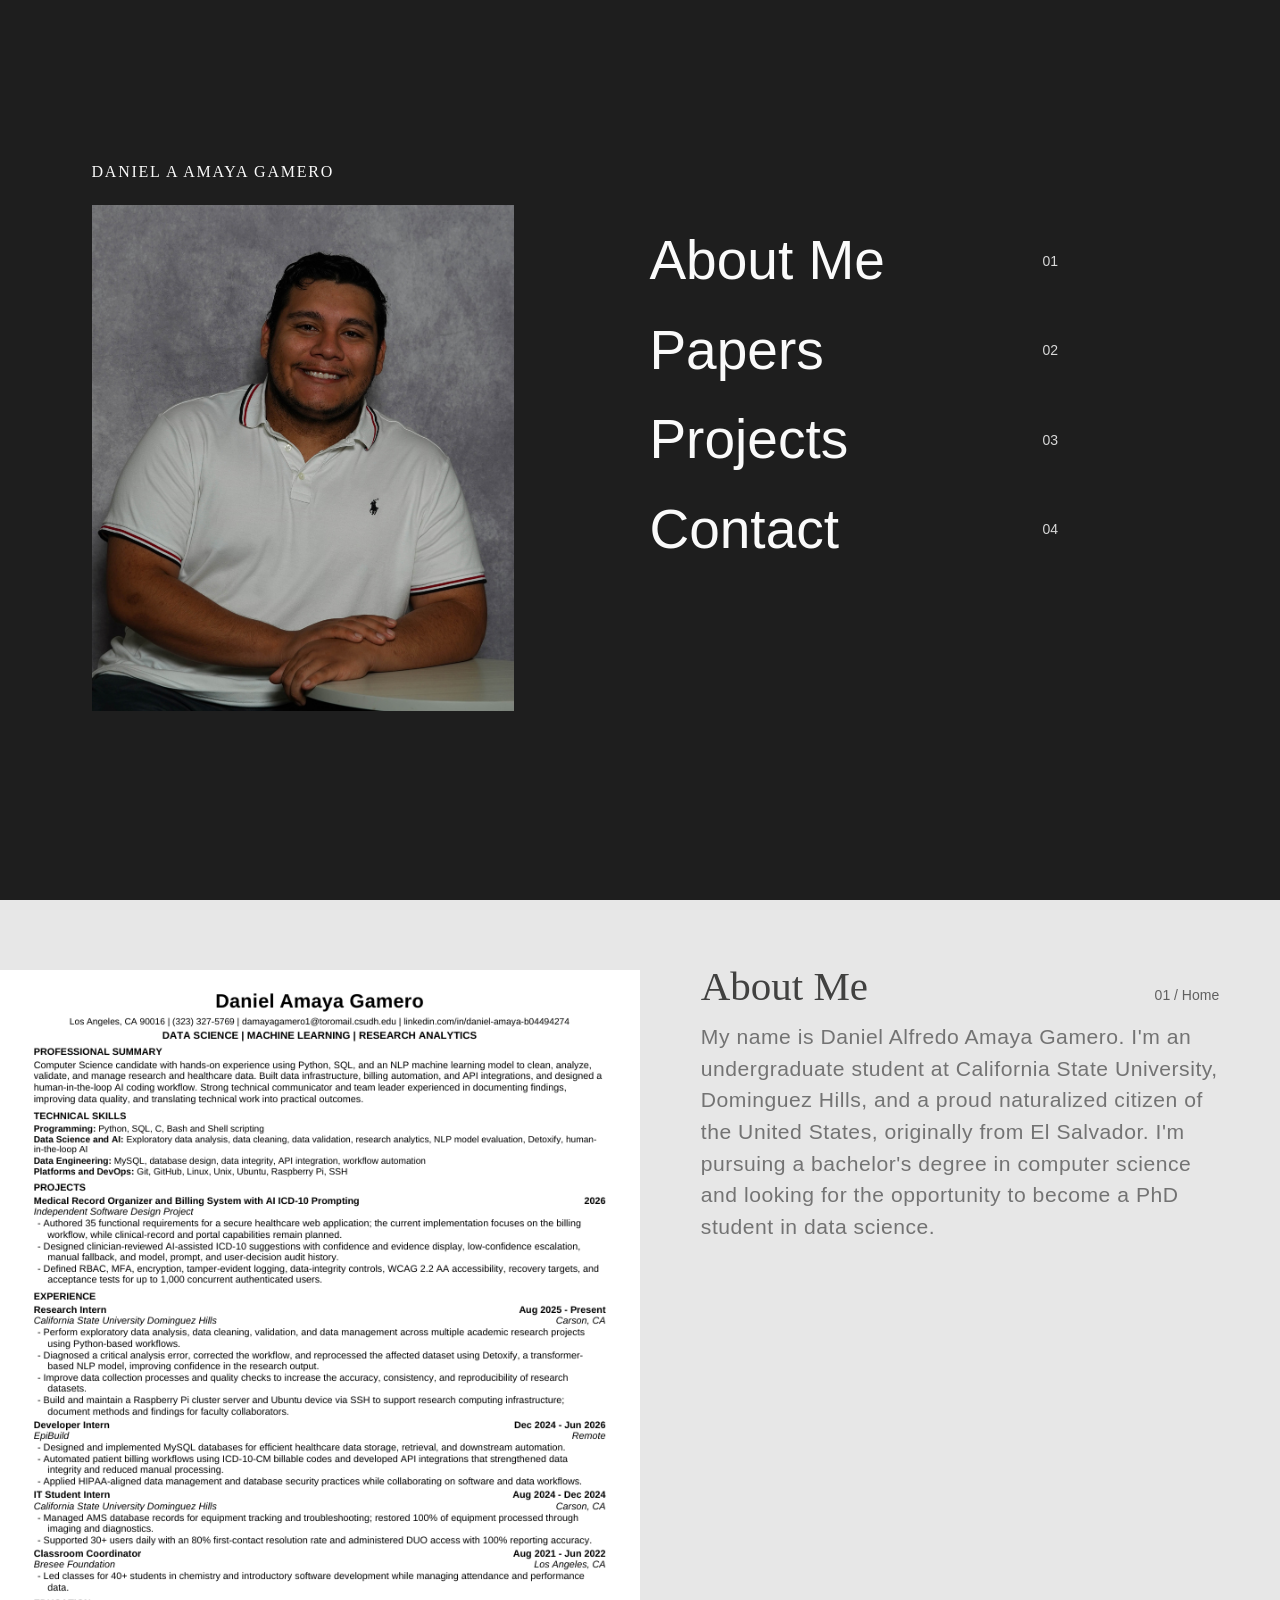
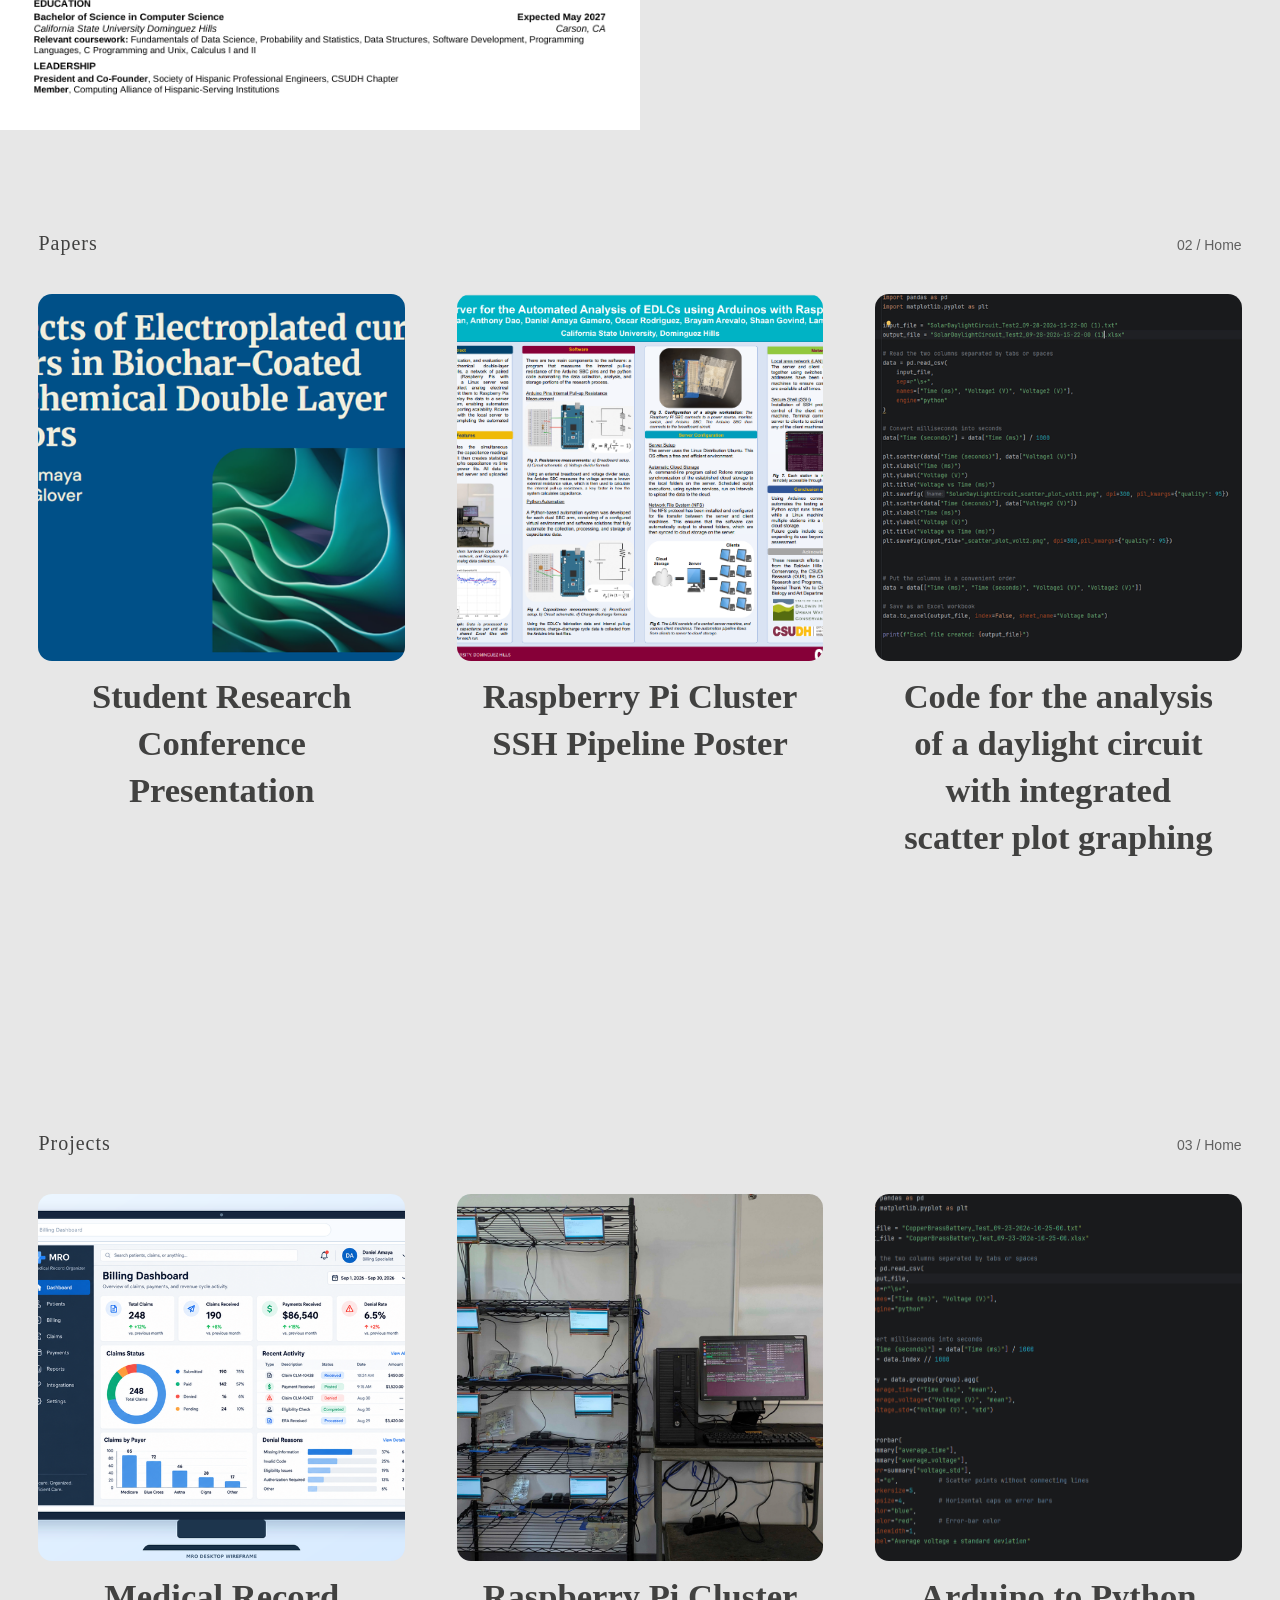
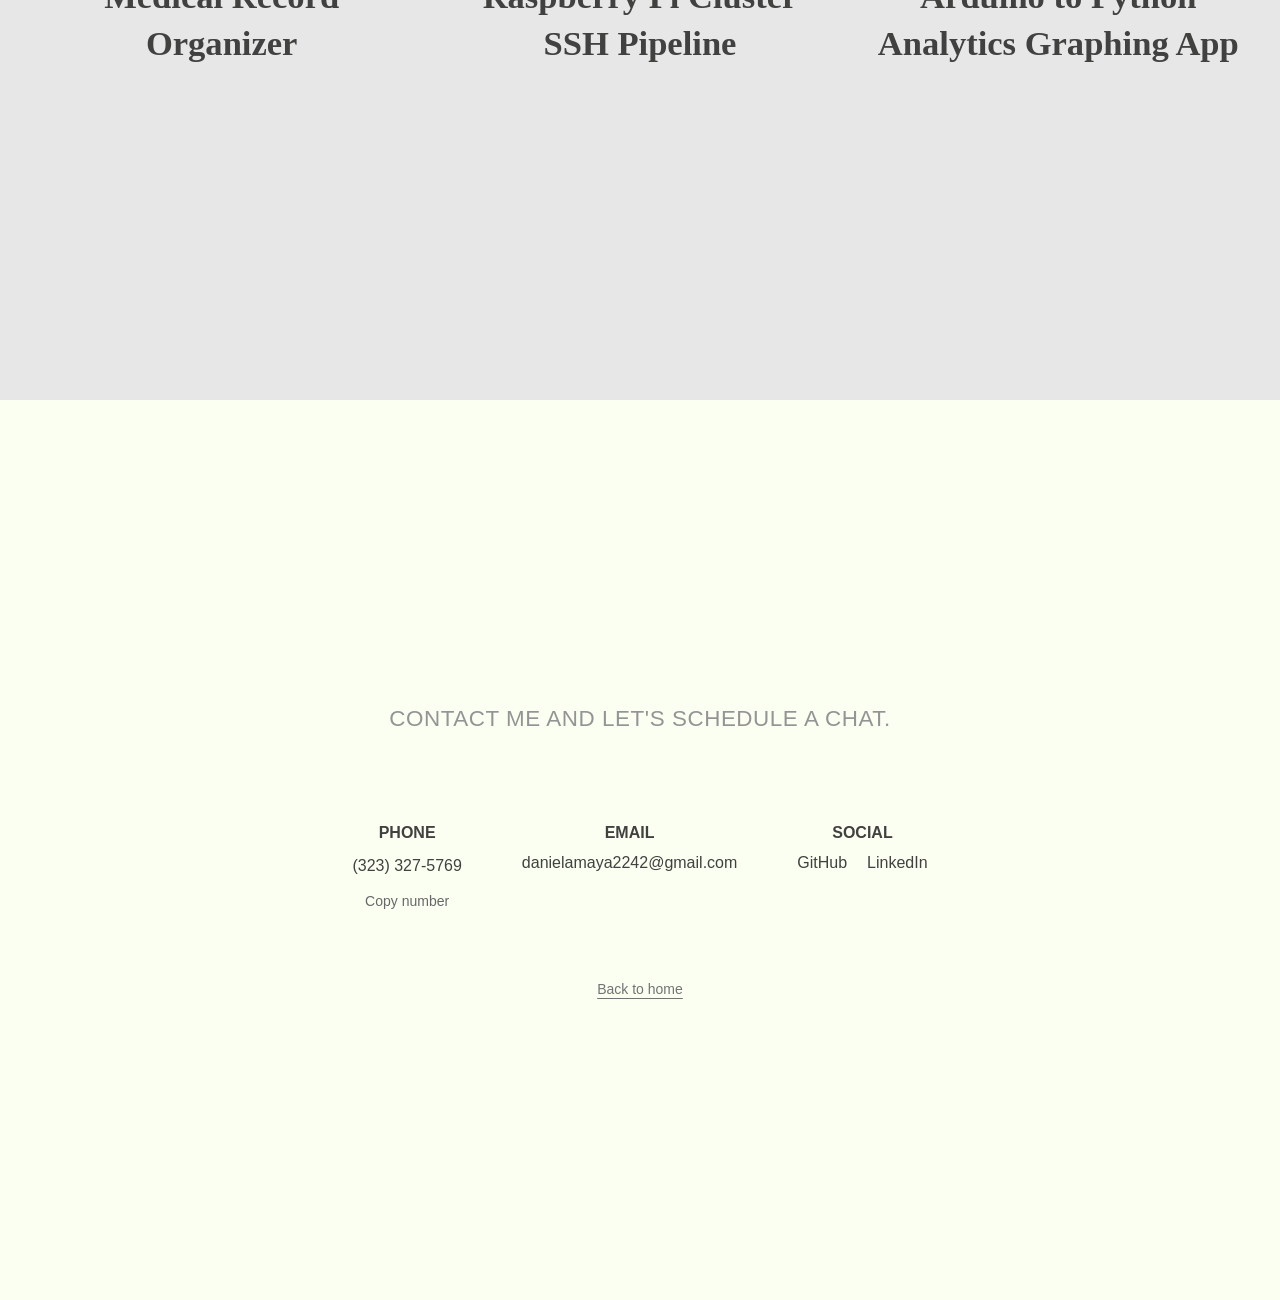
<file: index.html>
<!DOCTYPE html>
<html lang="en">
<head>
<meta charset="UTF-8">
<meta name="viewport" content="width=device-width, initial-scale=1">
<meta name="description" content="Daniel Alfredo Amaya Gamero's portfolio: computer science, research presentations, and software projects.">
<meta name="theme-color" content="#1e1e1e">
<title>Daniel Amaya Gamero | Portfolio</title>
<link rel="icon" type="image/svg+xml" href="data:image/svg+xml,%3Csvg xmlns='http://www.w3.org/2000/svg' viewBox='0 0 32 32'%3E%3Crect width='32' height='32' fill='%231e1e1e'/%3E%3Ctext x='16' y='22' text-anchor='middle' fill='white' font-family='Georgia' font-size='18'%3ED%3C/text%3E%3C/svg%3E">
<link rel="stylesheet" href="styles.css">
<script src="script.js" defer></script>
<script src="phone-contact.js" defer></script>
</head>
<body>
<a class="skip-link" href="#about">Skip to content</a>
<main>
<section class="home" id="home" aria-label="Portfolio home">
<div class="home-inner">
<div class="portrait-column"><h1>DANIEL A AMAYA GAMERO</h1><img class="portrait" src="assets/portrait.jpeg" alt="Daniel Amaya Gamero seated for a portrait" fetchpriority="high"></div>
<nav class="main-nav" aria-label="Main navigation">
<a href="#about"><span>About Me</span><small>01</small></a>
<a href="#papers"><span>Papers</span><small>02</small></a>
<a href="#projects"><span>Projects</span><small>03</small></a>
<a href="#contact"><span>Contact</span><small>04</small></a>
</nav>
</div>
</section>
<section class="about" id="about" aria-labelledby="about-title">
<button class="resume-image image-link" data-image="assets/resume.png" data-title="Daniel Amaya Gamero — Résumé" aria-label="View Daniel's résumé at full size"><img src="assets/resume.png" alt="Daniel Amaya Gamero's résumé" loading="lazy"></button>
<div class="about-copy"><div class="section-heading"><h2 id="about-title">About Me</h2><a href="#home" aria-label="Back to home">01 / Home</a></div>
<p>My name is Daniel Alfredo Amaya Gamero. I'm an undergraduate student at California State University, Dominguez Hills, and a proud naturalized citizen of the United States, originally from El Salvador. I'm pursuing a bachelor's degree in computer science and looking for the opportunity to become a PhD student in data science.</p>
</div>
</section>
<section class="gallery" id="papers" aria-labelledby="papers-title">
<div class="section-heading gallery-heading"><h2 id="papers-title">Papers</h2><a href="#home" aria-label="Back to home">02 / Home</a></div>
<div class="card-grid">
<article><button class="image-link" data-image="assets/research-presentation.png" data-title="Student Research Conference Presentation" aria-label="View Student Research Conference Presentation"><img src="assets/research-presentation.png" alt="Research conference presentation about electroplated copper and biochar-coated electrochemical double-layer capacitors" loading="lazy"></button><h3>Student Research<br>Conference<br>Presentation</h3></article>
<article><a class="image-link project-page-link" href="raspberry-pi-pipeline.html" aria-label="Explore Raspberry Pi Cluster SSH Pipeline Poster"><img src="assets/cluster-poster.png" alt="Research poster showing automated analysis with Arduinos and Raspberry Pi" loading="lazy"></a><h3>Raspberry Pi Cluster<br>SSH Pipeline Poster</h3></article>
<article><button class="image-link" data-image="assets/analysis-code.png" data-title="Daylight Circuit Analysis" aria-label="View daylight circuit analysis code"><img src="assets/analysis-code.png" alt="Python code for circuit analysis and scatter plots" loading="lazy"></button><h3>Code for the analysis<br>of a daylight circuit<br>with integrated<br>scatter plot graphing</h3></article>
</div>
</section>
<section class="gallery" id="projects" aria-labelledby="projects-title">
<div class="section-heading gallery-heading"><h2 id="projects-title">Projects</h2><a href="#home" aria-label="Back to home">03 / Home</a></div>
<div class="card-grid">
<article><a class="image-link project-page-link" href="medical-record-organizer.html" aria-label="Explore Medical Record Organizer"><img src="assets/medical-record-organizer.png" alt="Medical Record Organizer billing dashboard" loading="lazy"></a><h3>Medical Record<br>Organizer</h3></article>
<article><a class="image-link project-page-link" href="raspberry-pi-pipeline.html" aria-label="Explore Raspberry Pi Cluster SSH Pipeline"><img src="assets/raspberry-pi-cluster.jpeg" alt="Raspberry Pi cluster and monitoring workstation" loading="lazy"></a><h3>Raspberry Pi Cluster<br>SSH Pipeline</h3></article>
<article><a class="image-link project-page-link" href="arduino-python-analytics.html" aria-label="Explore Arduino to Python Analytics Graphing App"><img src="assets/arduino-python-analytics.png" alt="Python code that averages battery voltage measurements and plots standard deviation error bars" loading="lazy"></a><h3>Arduino to Python<br>Analytics Graphing App</h3></article>
</div>
</section>
<section class="contact" id="contact" aria-labelledby="contact-title">
<div class="contact-inner"><h2 id="contact-title">CONTACT ME AND LET'S SCHEDULE A CHAT.</h2>
<div class="contact-grid"><div><h3>PHONE</h3><a id="phone-contact" href="assets/daniel-amaya-gamero.vcf" aria-label="Save Daniel Amaya Gamero to contacts">(323) 327-5769</a><p id="phone-action-status" class="phone-action-status" role="status" aria-live="polite">Save contact</p></div><div><h3>EMAIL</h3><a href="mailto:danielamaya2242@gmail.com">danielamaya2242@gmail.com</a></div><div><h3>SOCIAL</h3><div class="social-links"><a href="https://github.com/damayagamero1" target="_blank" rel="noopener noreferrer" aria-label="Daniel on GitHub (opens in a new tab)">GitHub</a><a href="https://www.linkedin.com/in/daniel-amaya-b04494274/" target="_blank" rel="noopener noreferrer" aria-label="Daniel on LinkedIn (opens in a new tab)">LinkedIn</a></div></div></div>
<a class="back-home" href="#home">Back to home</a>
</div>
</section>
</main>
<dialog id="image-viewer" aria-labelledby="viewer-title"><div class="viewer-toolbar"><h2 id="viewer-title"></h2><button id="close-viewer" aria-label="Close image viewer">Close <span aria-hidden="true">×</span></button></div><div class="viewer-body"><img id="viewer-image" alt=""></div><a id="open-image" target="_blank" rel="noopener">Open full-size image</a></dialog>
</body>
</html>
</file>
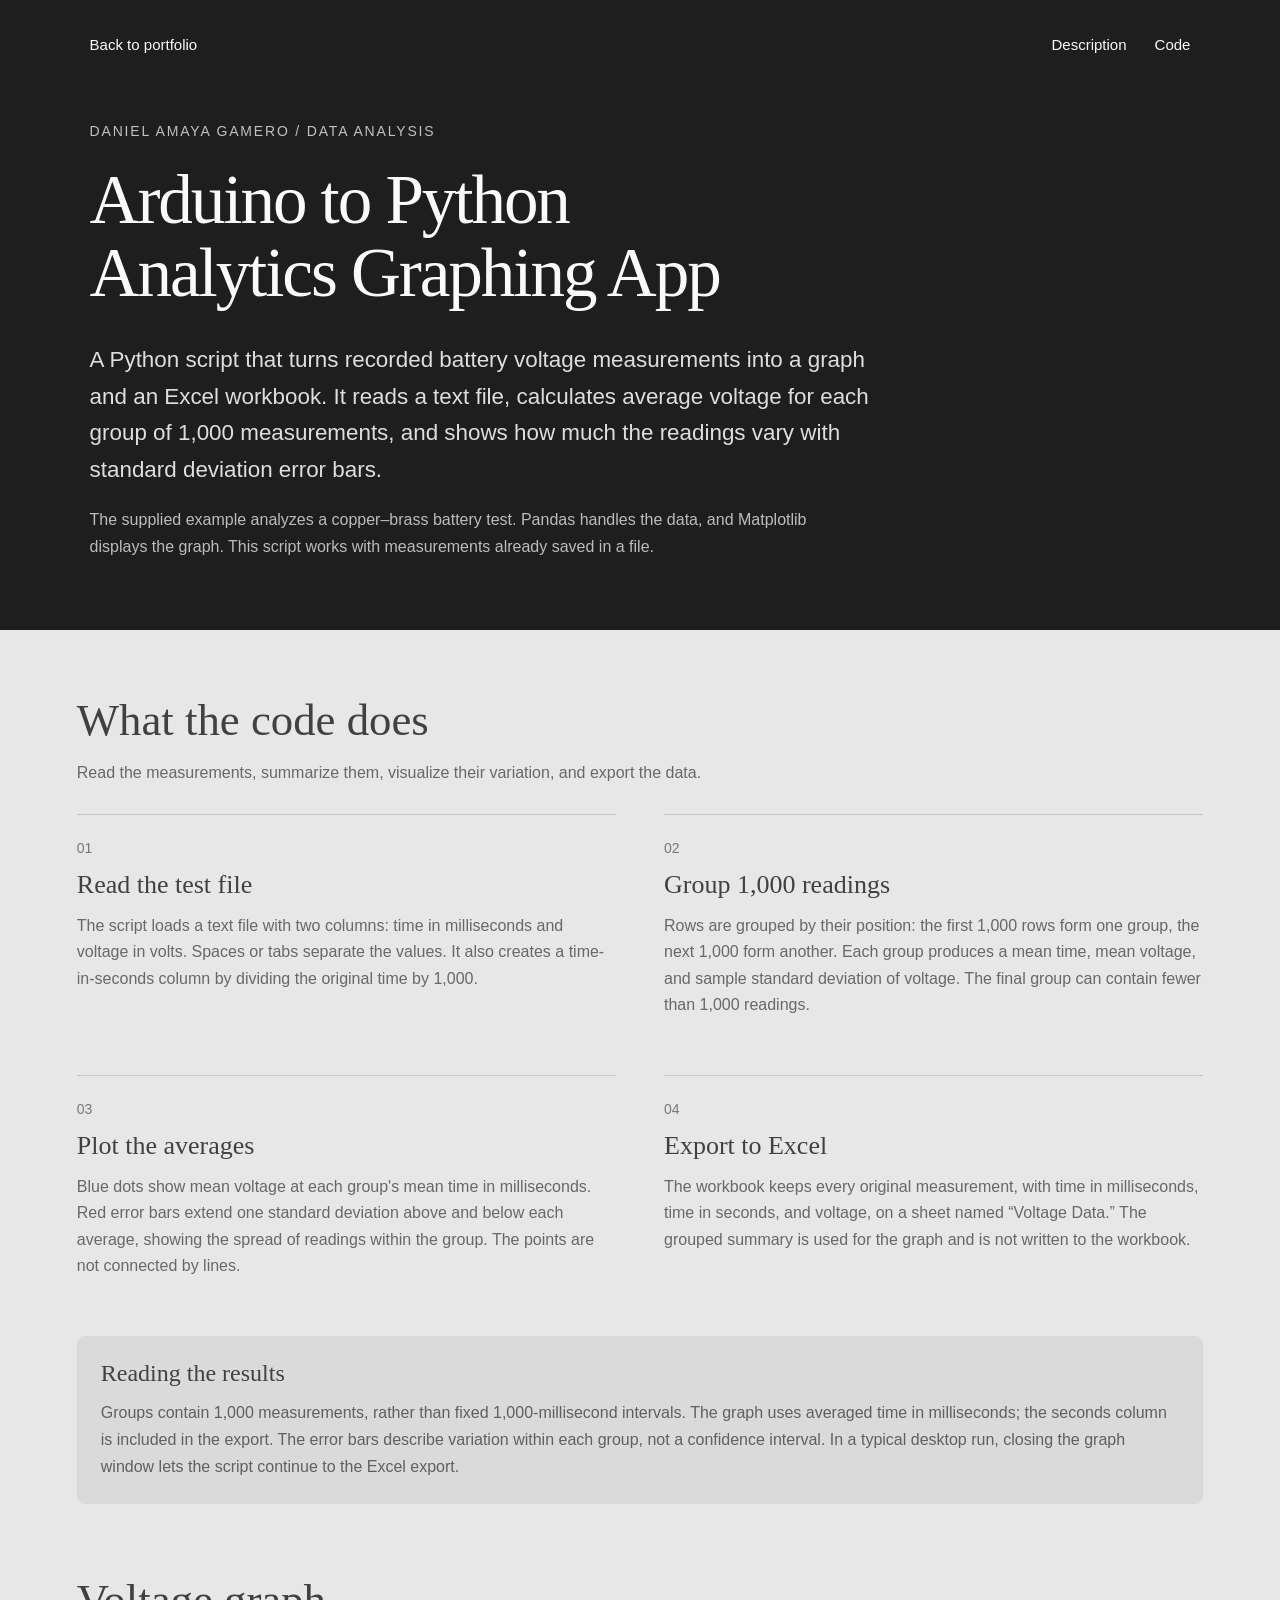
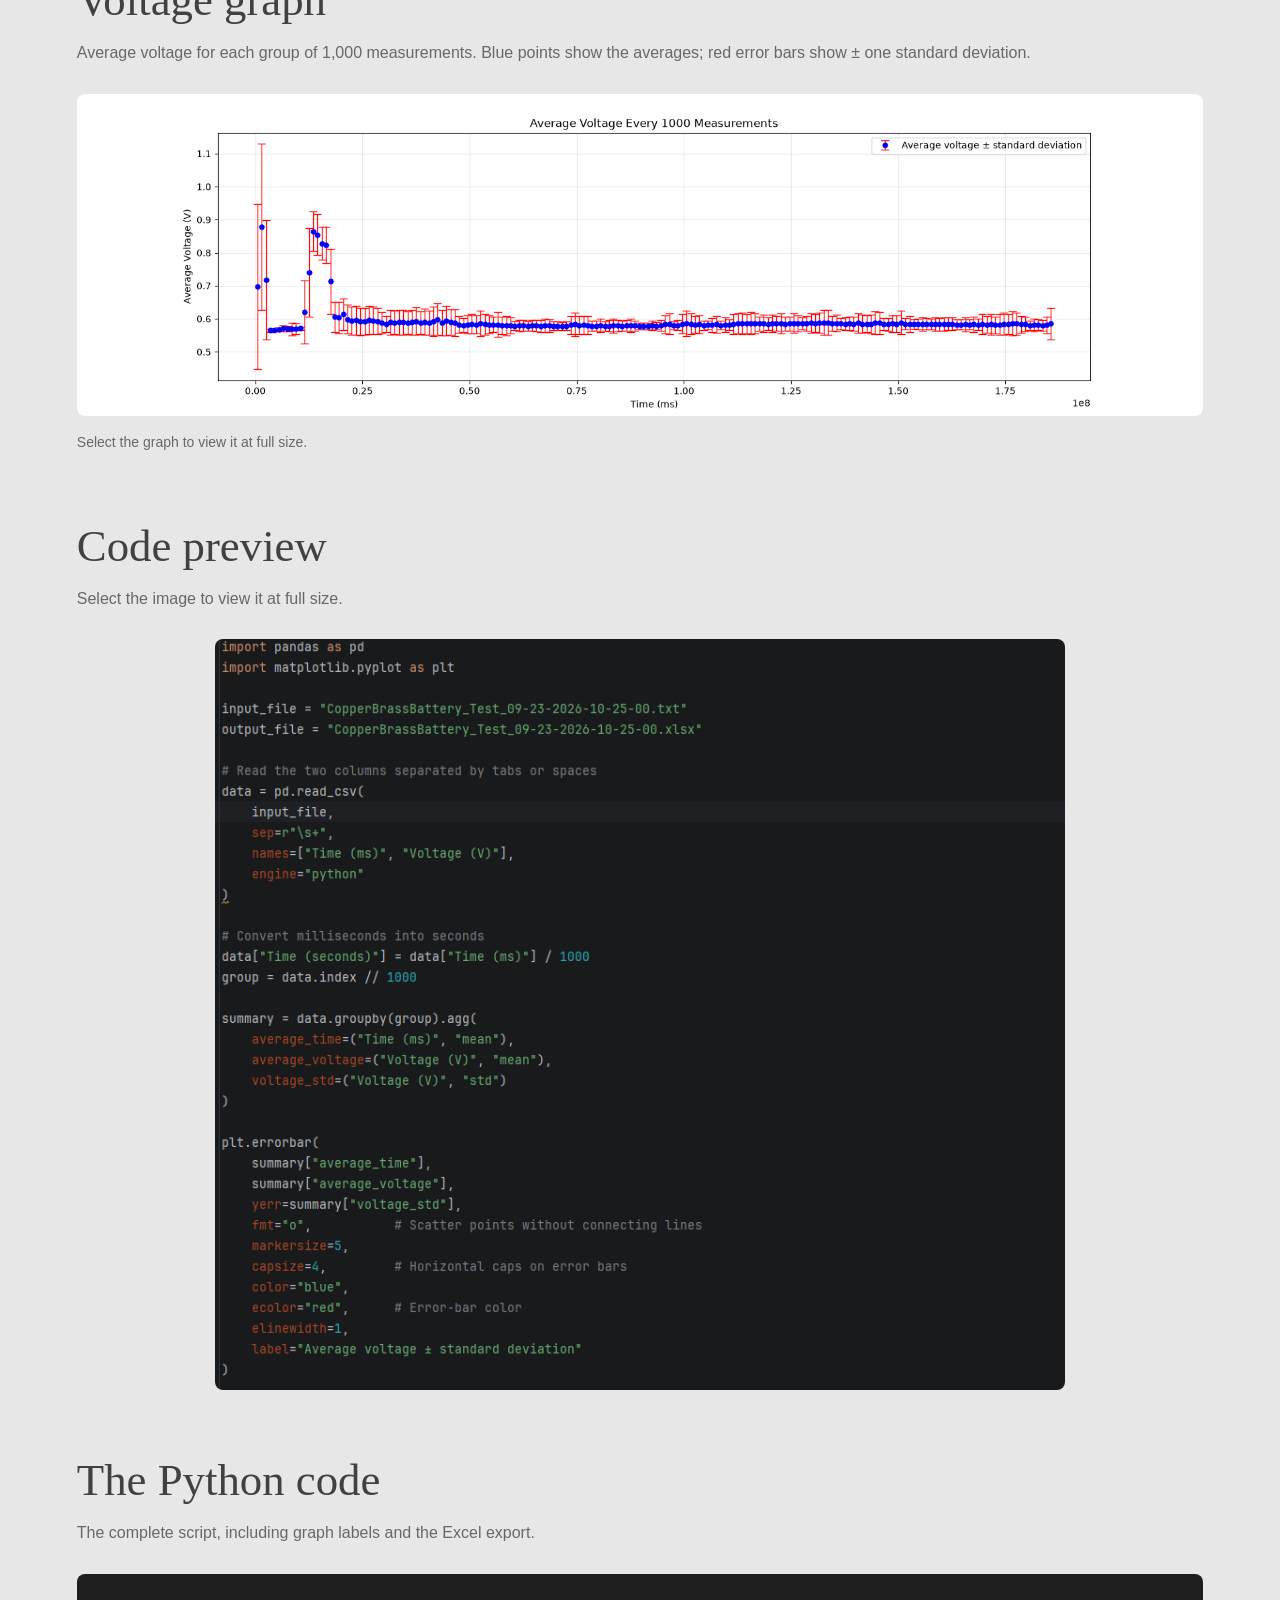
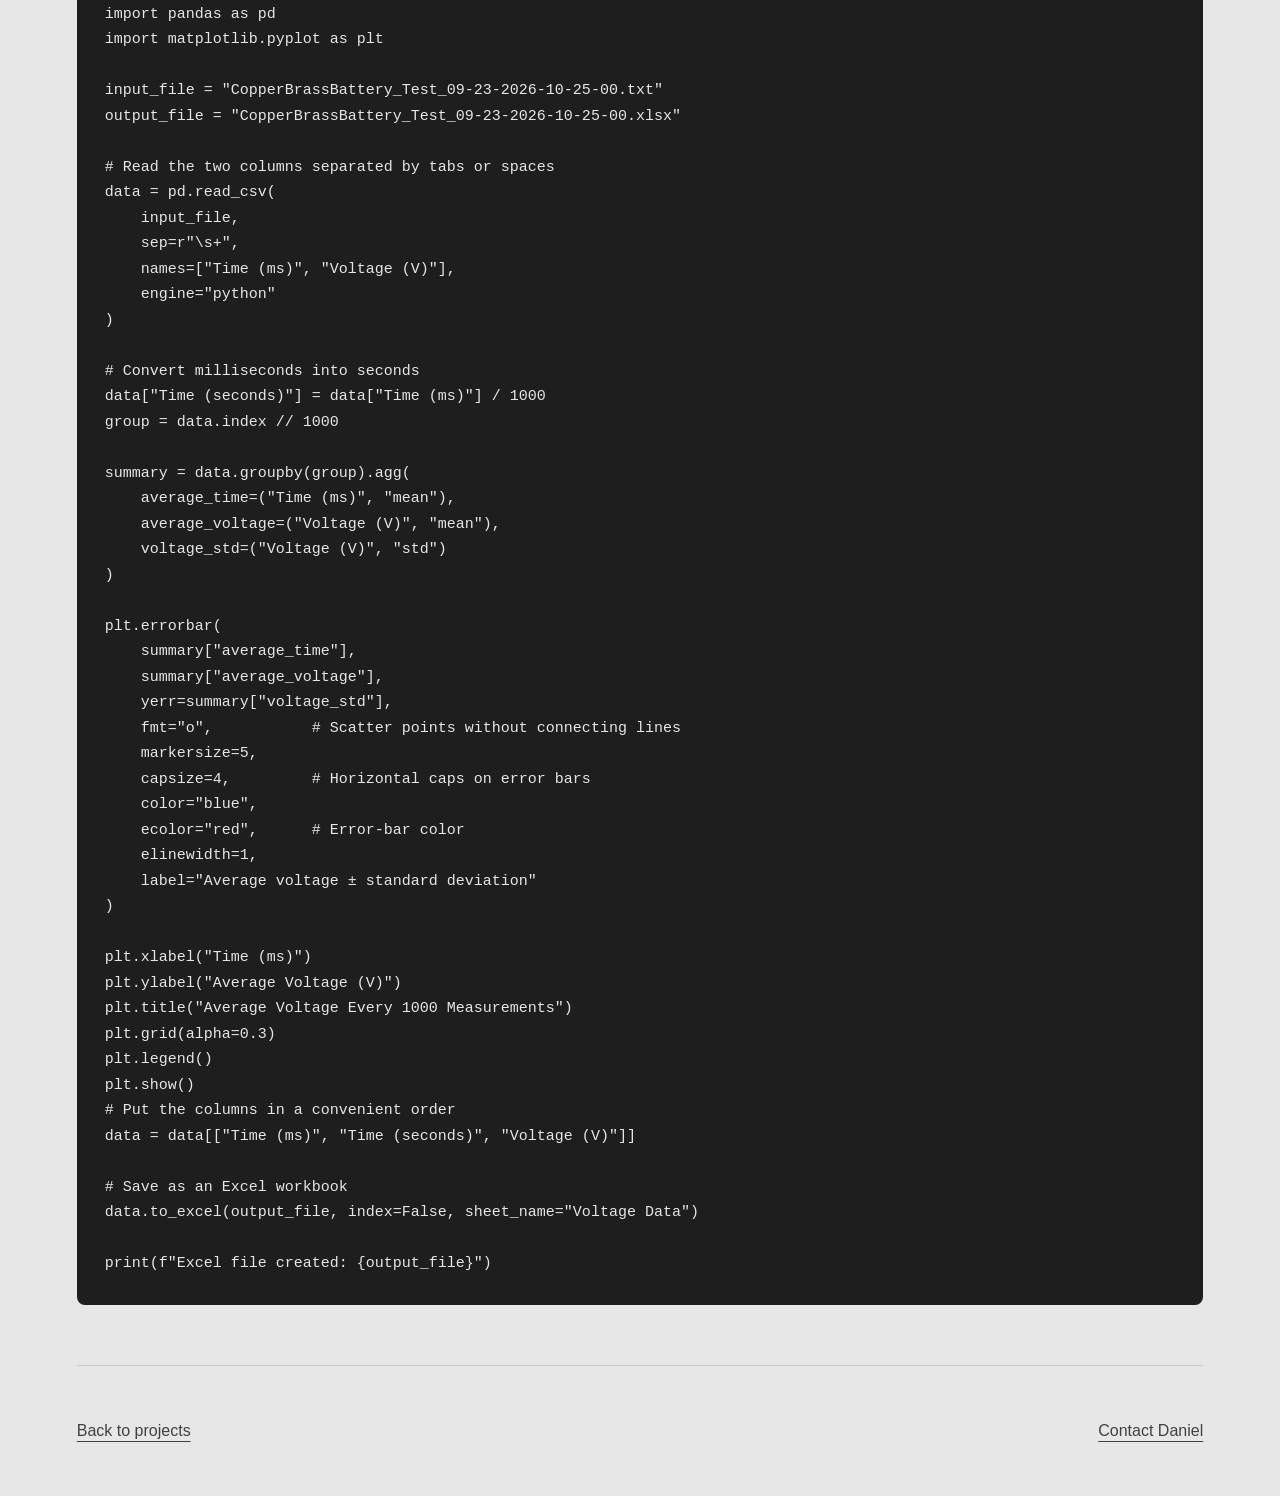
<file: arduino-python-analytics.html>
<!DOCTYPE html>
<html lang="en"><head><meta charset="UTF-8"><meta name="viewport" content="width=device-width, initial-scale=1"><title>Arduino to Python Analytics | Daniel Amaya Gamero</title><meta name="description" content="Python code for importing recorded battery measurements, plotting voltage averages with standard deviation error bars, and exporting raw data to Excel."><meta name="theme-color" content="#1e1e1e"><link rel="icon" type="image/svg+xml" href="data:image/svg+xml,%3Csvg xmlns='http://www.w3.org/2000/svg' viewBox='0 0 32 32'%3E%3Crect width='32' height='32' fill='%231e1e1e'/%3E%3Ctext x='16' y='22' text-anchor='middle' fill='white' font-family='Georgia' font-size='18'%3ED%3C/text%3E%3C/svg%3E"><link rel="stylesheet" href="styles.css"><link rel="stylesheet" href="mro.css"><script src="script.js" defer></script><link rel="stylesheet" href="pipeline.css"><link rel="stylesheet" href="analytics.css"></head>
<body class="analytics-page"><a class="skip-link" href="#analysis">Skip to code description</a><header class="project-header"><div class="project-header-inner"><nav class="project-navigation" aria-label="Project navigation"><a href="index.html#projects">Back to portfolio</a><div><a href="#analysis">Description</a><a href="#code">Code</a></div></nav><p class="project-eyebrow">DANIEL AMAYA GAMERO / DATA ANALYSIS</p><h1>Arduino to Python<br>Analytics Graphing App</h1><p class="project-summary">A Python script that turns recorded battery voltage measurements into a graph and an Excel workbook. It reads a text file, calculates average voltage for each group of 1,000 measurements, and shows how much the readings vary with standard deviation error bars.</p><p class="project-detail">The supplied example analyzes a copper–brass battery test. Pandas handles the data, and Matplotlib displays the graph. This script works with measurements already saved in a file.</p></div></header>
<main class="project-content"><section id="analysis" aria-labelledby="analysis-title"><div class="project-section-heading"><h2 id="analysis-title">What the code does</h2><p>Read the measurements, summarize them, visualize their variation, and export the data.</p></div><ol class="pipeline-stages"><li><span class="screen-number">01</span><h3>Read the test file</h3><p>The script loads a text file with two columns: time in milliseconds and voltage in volts. Spaces or tabs separate the values. It also creates a time-in-seconds column by dividing the original time by 1,000.</p></li><li><span class="screen-number">02</span><h3>Group 1,000 readings</h3><p>Rows are grouped by their position: the first 1,000 rows form one group, the next 1,000 form another. Each group produces a mean time, mean voltage, and sample standard deviation of voltage. The final group can contain fewer than 1,000 readings.</p></li><li><span class="screen-number">03</span><h3>Plot the averages</h3><p>Blue dots show mean voltage at each group's mean time in milliseconds. Red error bars extend one standard deviation above and below each average, showing the spread of readings within the group. The points are not connected by lines.</p></li><li><span class="screen-number">04</span><h3>Export to Excel</h3><p>The workbook keeps every original measurement, with time in milliseconds, time in seconds, and voltage, on a sheet named “Voltage Data.” The grouped summary is used for the graph and is not written to the workbook.</p></li></ol><div class="analysis-note"><h3>Reading the results</h3><p>Groups contain 1,000 measurements, rather than fixed 1,000-millisecond intervals. The graph uses averaged time in milliseconds; the seconds column is included in the export. The error bars describe variation within each group, not a confidence interval. In a typical desktop run, closing the graph window lets the script continue to the Excel export.</p></div></section>
<section class="poster-section" id="graph" aria-labelledby="graph-title"><div class="project-section-heading"><h2 id="graph-title">Voltage graph</h2><p>Average voltage for each group of 1,000 measurements. Blue points show the averages; red error bars show ± one standard deviation.</p></div><button class="image-link graph-preview" data-image="assets/battery-voltage-error-bars.png" data-title="Average Voltage Every 1,000 Measurements" aria-label="View the voltage graph with error bars at full size"><img src="assets/battery-voltage-error-bars.png" alt="Graph of average voltage versus time in milliseconds, with blue measurement averages and red standard deviation error bars. Early readings vary widely before settling near 0.58 volts." loading="lazy"></button><p class="poster-hint">Select the graph to view it at full size.</p></section><section class="poster-section" aria-labelledby="image-title"><div class="project-section-heading"><h2 id="image-title">Code preview</h2><p>Select the image to view it at full size.</p></div><button class="image-link code-preview" data-image="assets/arduino-python-analytics.png" data-title="Arduino to Python — Analytics Code Preview" aria-label="View the supplied code screenshot at full size"><img src="assets/arduino-python-analytics.png" alt="Supplied screenshot of the Python battery analysis code, showing data import, grouping, and error bar plotting" loading="lazy"></button></section>
<section class="code-section" id="code" aria-labelledby="code-title"><div class="project-section-heading"><h2 id="code-title">The Python code</h2><p>The complete script, including graph labels and the Excel export.</p></div><pre tabindex="0" aria-label="Complete Python analysis script"><code>import pandas as pd
import matplotlib.pyplot as plt

input_file = &quot;CopperBrassBattery_Test_09-23-2026-10-25-00.txt&quot;
output_file = &quot;CopperBrassBattery_Test_09-23-2026-10-25-00.xlsx&quot;

# Read the two columns separated by tabs or spaces
data = pd.read_csv(
    input_file,
    sep=r&quot;\s+&quot;,
    names=[&quot;Time (ms)&quot;, &quot;Voltage (V)&quot;],
    engine=&quot;python&quot;
)

# Convert milliseconds into seconds
data[&quot;Time (seconds)&quot;] = data[&quot;Time (ms)&quot;] / 1000
group = data.index // 1000

summary = data.groupby(group).agg(
    average_time=(&quot;Time (ms)&quot;, &quot;mean&quot;),
    average_voltage=(&quot;Voltage (V)&quot;, &quot;mean&quot;),
    voltage_std=(&quot;Voltage (V)&quot;, &quot;std&quot;)
)

plt.errorbar(
    summary[&quot;average_time&quot;],
    summary[&quot;average_voltage&quot;],
    yerr=summary[&quot;voltage_std&quot;],
    fmt=&quot;o&quot;,           # Scatter points without connecting lines
    markersize=5,
    capsize=4,         # Horizontal caps on error bars
    color=&quot;blue&quot;,
    ecolor=&quot;red&quot;,      # Error-bar color
    elinewidth=1,
    label=&quot;Average voltage ± standard deviation&quot;
)

plt.xlabel(&quot;Time (ms)&quot;)
plt.ylabel(&quot;Average Voltage (V)&quot;)
plt.title(&quot;Average Voltage Every 1000 Measurements&quot;)
plt.grid(alpha=0.3)
plt.legend()
plt.show()
# Put the columns in a convenient order
data = data[[&quot;Time (ms)&quot;, &quot;Time (seconds)&quot;, &quot;Voltage (V)&quot;]]

# Save as an Excel workbook
data.to_excel(output_file, index=False, sheet_name=&quot;Voltage Data&quot;)

print(f&quot;Excel file created: {output_file}&quot;)</code></pre></section><footer class="project-footer"><a href="index.html#projects">Back to projects</a><a href="index.html#contact">Contact Daniel</a></footer></main><dialog id="image-viewer" aria-labelledby="viewer-title"><div class="viewer-toolbar"><h2 id="viewer-title"></h2><button id="close-viewer" aria-label="Close image viewer">Close <span aria-hidden="true">×</span></button></div><div class="viewer-body"><img id="viewer-image" alt=""></div><a id="open-image" target="_blank" rel="noopener">Open full-size image</a></dialog>
</body></html>
</file>
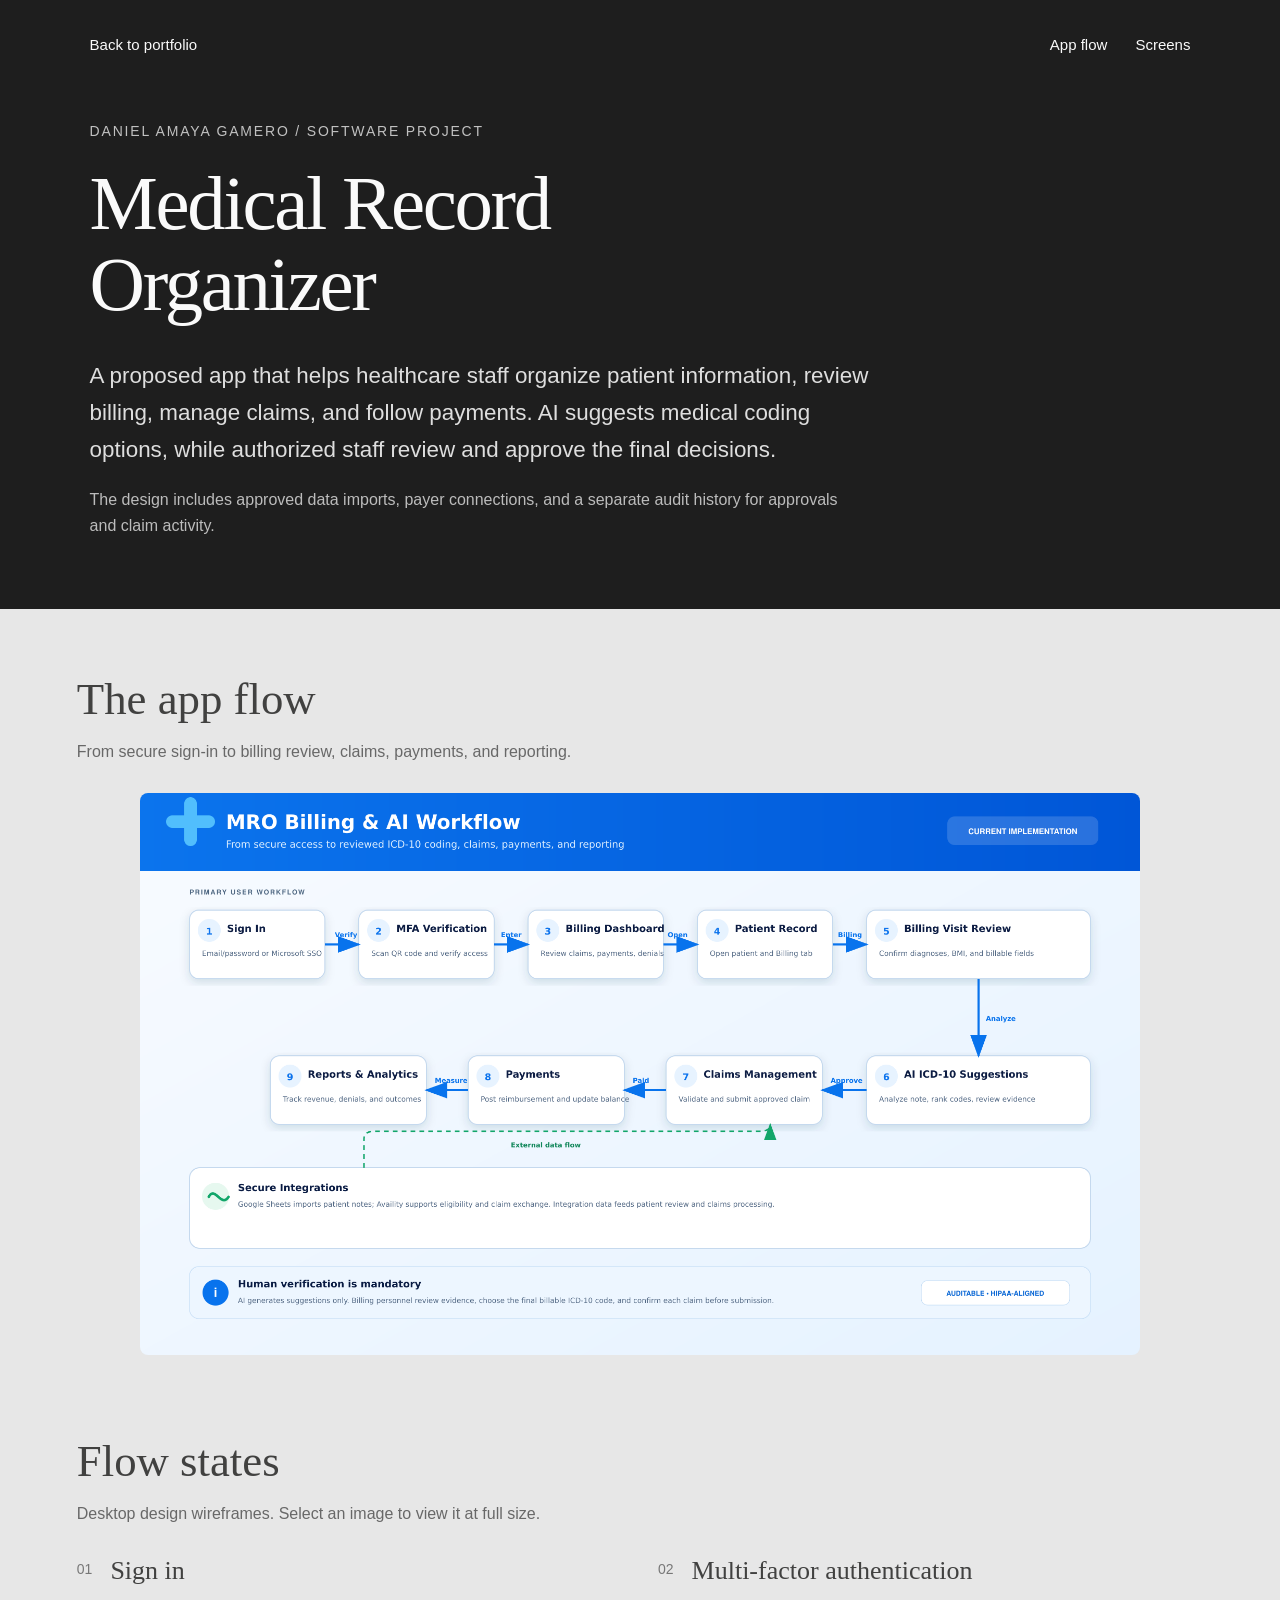
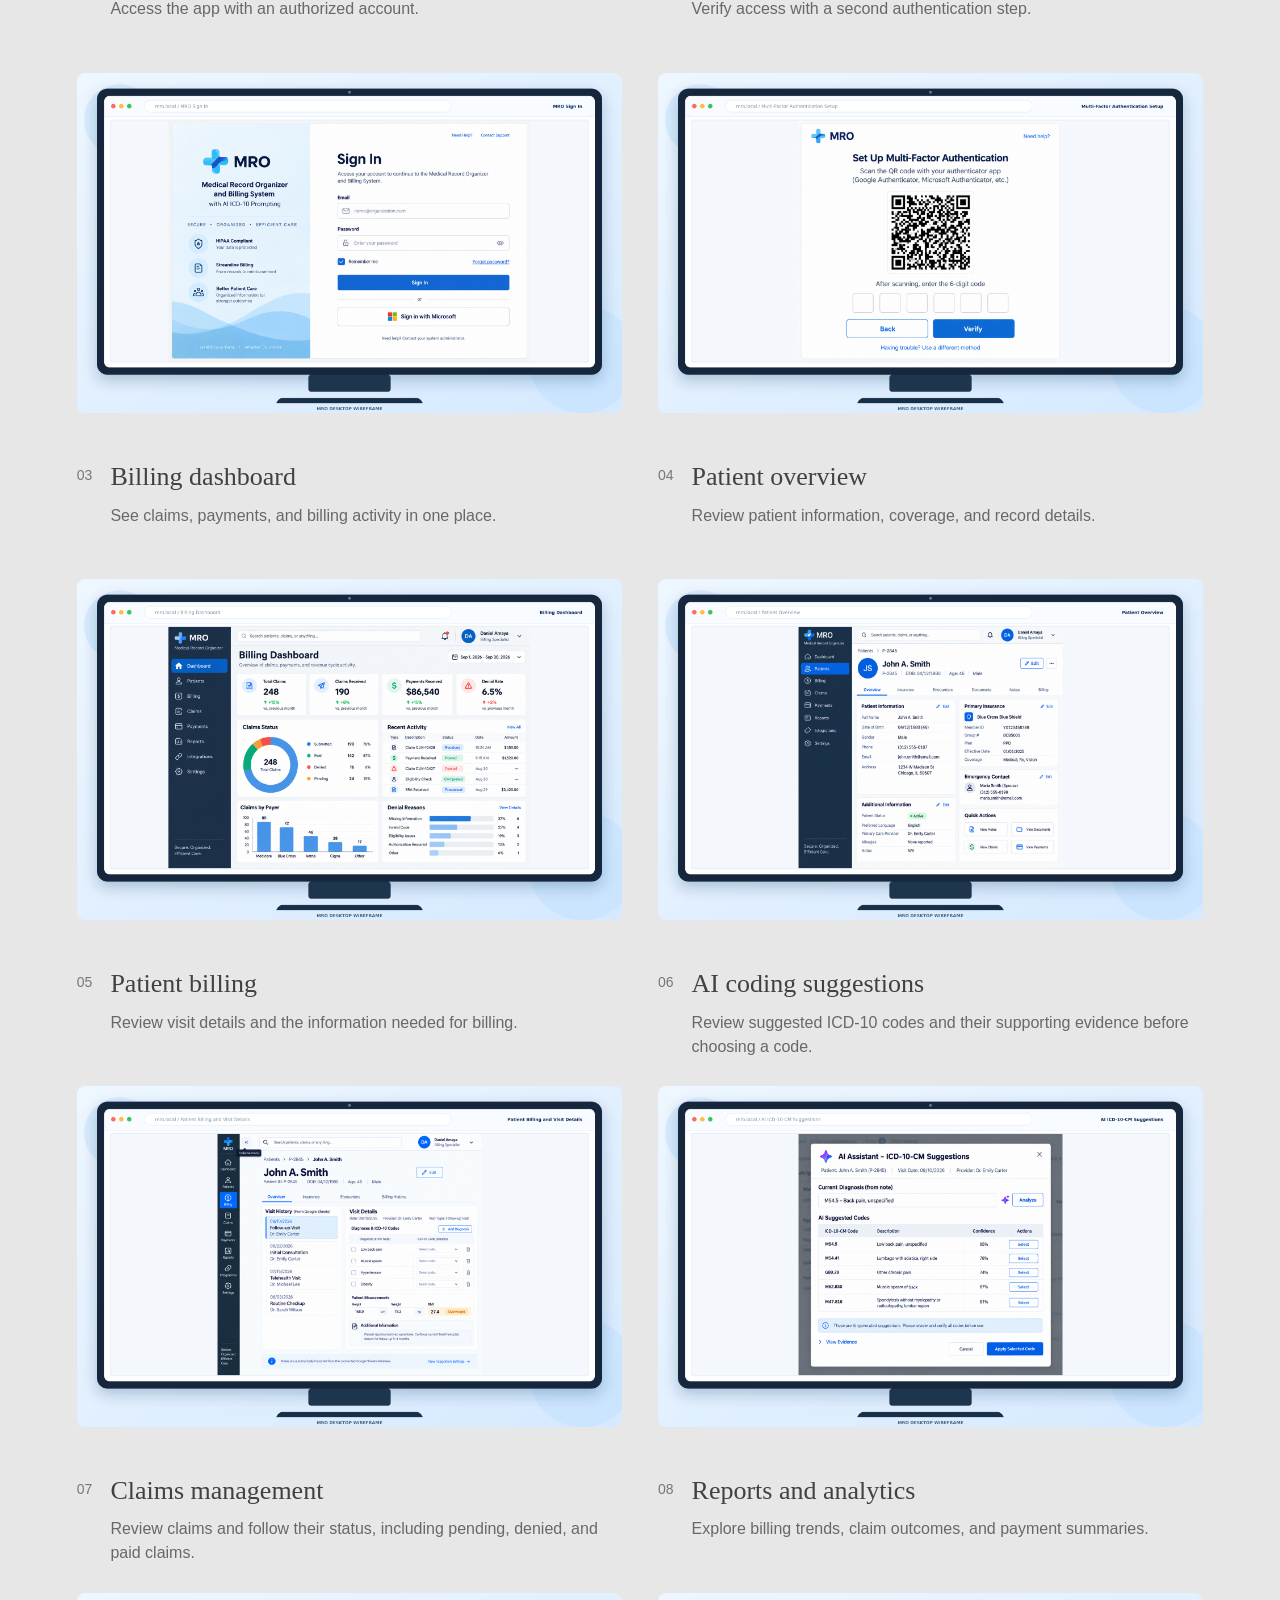
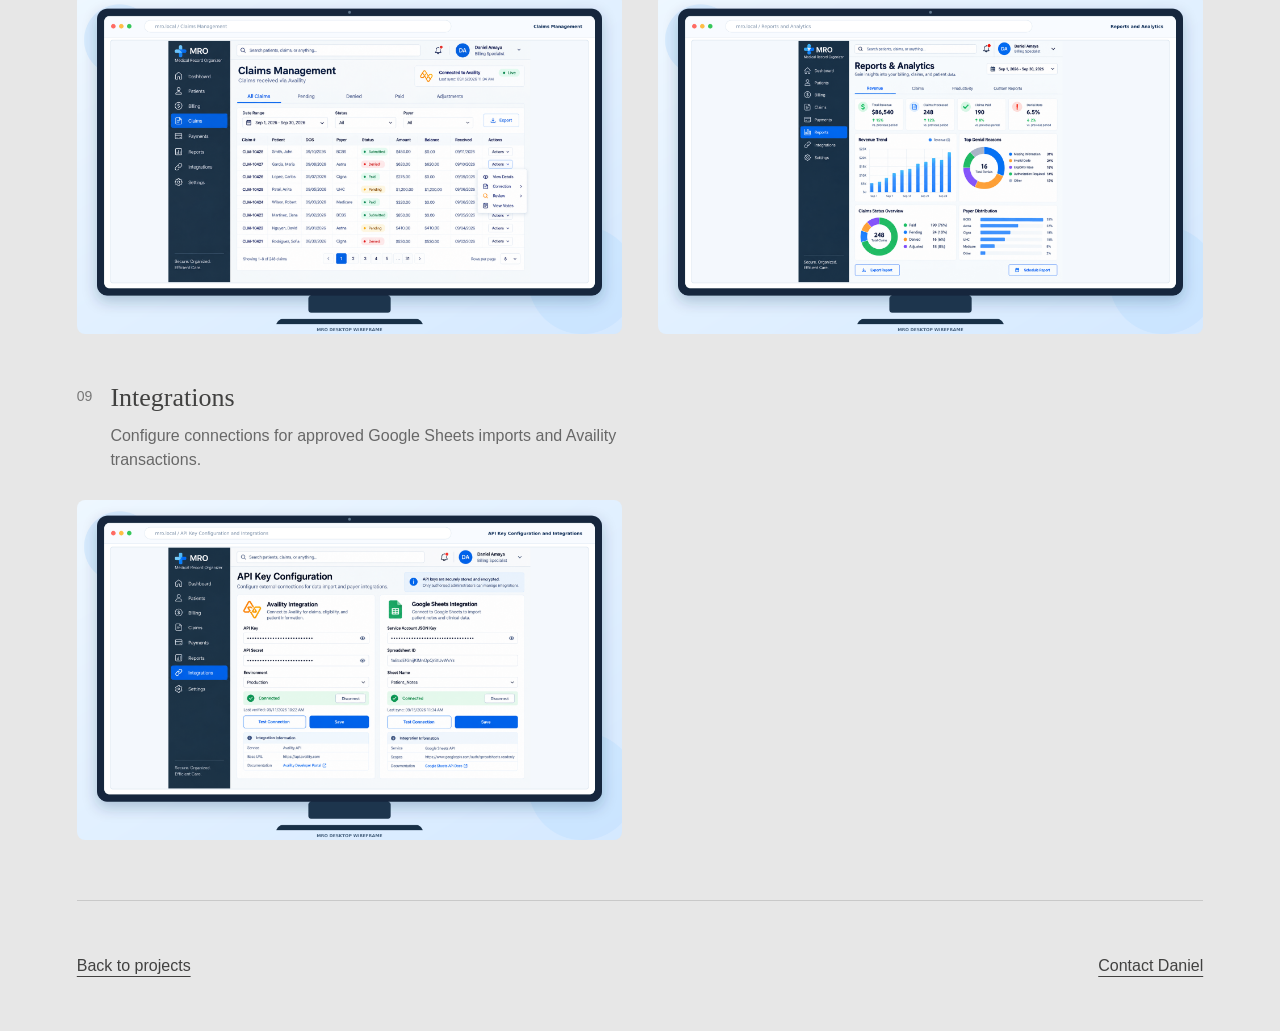
<file: medical-record-organizer.html>
<!DOCTYPE html>
<html lang="en"><head><meta charset="UTF-8"><meta name="viewport" content="width=device-width, initial-scale=1"><title>Medical Record Organizer | Daniel Amaya Gamero</title><meta name="description" content="Medical Record Organizer project overview, app workflow, and desktop design wireframes by Daniel Amaya Gamero."><meta name="theme-color" content="#1e1e1e"><link rel="icon" type="image/svg+xml" href="data:image/svg+xml,%3Csvg xmlns='http://www.w3.org/2000/svg' viewBox='0 0 32 32'%3E%3Crect width='32' height='32' fill='%231e1e1e'/%3E%3Ctext x='16' y='22' text-anchor='middle' fill='white' font-family='Georgia' font-size='18'%3ED%3C/text%3E%3C/svg%3E"><link rel="stylesheet" href="styles.css"><link rel="stylesheet" href="mro.css"><script src="script.js" defer></script></head>
<body class="mro-page"><a class="skip-link" href="#app-flow">Skip to app flow</a>
<header class="project-header"><div class="project-header-inner"><nav class="project-navigation" aria-label="Project navigation"><a href="index.html#projects">Back to portfolio</a><div><a href="#app-flow">App flow</a><a href="#screens">Screens</a></div></nav><p class="project-eyebrow">DANIEL AMAYA GAMERO / SOFTWARE PROJECT</p><h1>Medical Record<br>Organizer</h1><p class="project-summary">A proposed app that helps healthcare staff organize patient information, review billing, manage claims, and follow payments. AI suggests medical coding options, while authorized staff review and approve the final decisions.</p><p class="project-detail">The design includes approved data imports, payer connections, and a separate audit history for approvals and claim activity.</p></div></header>
<main class="project-content"><section class="flow-section" id="app-flow" aria-labelledby="flow-title"><div class="project-section-heading"><h2 id="flow-title">The app flow</h2><p>From secure sign-in to billing review, claims, payments, and reporting.</p></div><button class="image-link workflow-image" data-image="assets/mro/workflow.png" data-title="Medical Record Organizer — App Workflow" aria-label="View the app workflow diagram at full size"><img src="assets/mro/workflow.png" alt="App workflow: sign in, multi-factor authentication, billing dashboard, patient record, billing visit review, AI coding suggestions, claims management, payments, and reports. Integrations support data imports and payer transactions; human verification is required." loading="lazy"></button></section>
<section id="screens" aria-labelledby="screens-title"><div class="project-section-heading"><h2 id="screens-title">Flow states</h2><p>Desktop design wireframes. Select an image to view it at full size.</p></div><div class="screen-grid"><figure class="screen-card" id="screen-01"><figcaption><span class="screen-number">01</span><div><h3>Sign in</h3><p>Access the app with an authorized account.</p></div></figcaption><button class="image-link" data-image="assets/mro/01.png" data-title="Sign in" aria-label="View sign in wireframe at full size"><img src="assets/mro/01.png" alt="Medical Record Organizer sign in desktop design wireframe" loading="lazy"></button></figure>
<figure class="screen-card" id="screen-02"><figcaption><span class="screen-number">02</span><div><h3>Multi-factor authentication</h3><p>Verify access with a second authentication step.</p></div></figcaption><button class="image-link" data-image="assets/mro/02.png" data-title="Multi-factor authentication" aria-label="View multi-factor authentication wireframe at full size"><img src="assets/mro/02.png" alt="Medical Record Organizer multi-factor authentication desktop design wireframe" loading="lazy"></button></figure>
<figure class="screen-card" id="screen-03"><figcaption><span class="screen-number">03</span><div><h3>Billing dashboard</h3><p>See claims, payments, and billing activity in one place.</p></div></figcaption><button class="image-link" data-image="assets/mro/03.png" data-title="Billing dashboard" aria-label="View billing dashboard wireframe at full size"><img src="assets/mro/03.png" alt="Medical Record Organizer billing dashboard desktop design wireframe" loading="lazy"></button></figure>
<figure class="screen-card" id="screen-04"><figcaption><span class="screen-number">04</span><div><h3>Patient overview</h3><p>Review patient information, coverage, and record details.</p></div></figcaption><button class="image-link" data-image="assets/mro/04.png" data-title="Patient overview" aria-label="View patient overview wireframe at full size"><img src="assets/mro/04.png" alt="Medical Record Organizer patient overview desktop design wireframe" loading="lazy"></button></figure>
<figure class="screen-card" id="screen-05"><figcaption><span class="screen-number">05</span><div><h3>Patient billing</h3><p>Review visit details and the information needed for billing.</p></div></figcaption><button class="image-link" data-image="assets/mro/05.png" data-title="Patient billing" aria-label="View patient billing wireframe at full size"><img src="assets/mro/05.png" alt="Medical Record Organizer patient billing desktop design wireframe" loading="lazy"></button></figure>
<figure class="screen-card" id="screen-06"><figcaption><span class="screen-number">06</span><div><h3>AI coding suggestions</h3><p>Review suggested ICD-10 codes and their supporting evidence before choosing a code.</p></div></figcaption><button class="image-link" data-image="assets/mro/06.png" data-title="AI coding suggestions" aria-label="View ai coding suggestions wireframe at full size"><img src="assets/mro/06.png" alt="Medical Record Organizer ai coding suggestions desktop design wireframe" loading="lazy"></button></figure>
<figure class="screen-card" id="screen-07"><figcaption><span class="screen-number">07</span><div><h3>Claims management</h3><p>Review claims and follow their status, including pending, denied, and paid claims.</p></div></figcaption><button class="image-link" data-image="assets/mro/07.png" data-title="Claims management" aria-label="View claims management wireframe at full size"><img src="assets/mro/07.png" alt="Medical Record Organizer claims management desktop design wireframe" loading="lazy"></button></figure>
<figure class="screen-card" id="screen-08"><figcaption><span class="screen-number">08</span><div><h3>Reports and analytics</h3><p>Explore billing trends, claim outcomes, and payment summaries.</p></div></figcaption><button class="image-link" data-image="assets/mro/08.png" data-title="Reports and analytics" aria-label="View reports and analytics wireframe at full size"><img src="assets/mro/08.png" alt="Medical Record Organizer reports and analytics desktop design wireframe" loading="lazy"></button></figure>
<figure class="screen-card" id="screen-09"><figcaption><span class="screen-number">09</span><div><h3>Integrations</h3><p>Configure connections for approved Google Sheets imports and Availity transactions.</p></div></figcaption><button class="image-link" data-image="assets/mro/09.png" data-title="Integrations" aria-label="View integrations wireframe at full size"><img src="assets/mro/09.png" alt="Medical Record Organizer integrations desktop design wireframe" loading="lazy"></button></figure></div></section><footer class="project-footer"><a href="index.html#projects">Back to projects</a><a href="index.html#contact">Contact Daniel</a></footer></main>
<dialog id="image-viewer" aria-labelledby="viewer-title"><div class="viewer-toolbar"><h2 id="viewer-title"></h2><button id="close-viewer" aria-label="Close image viewer">Close <span aria-hidden="true">×</span></button></div><div class="viewer-body"><img id="viewer-image" alt=""></div><a id="open-image" target="_blank" rel="noopener">Open full-size image</a></dialog>
</body></html>
</file>
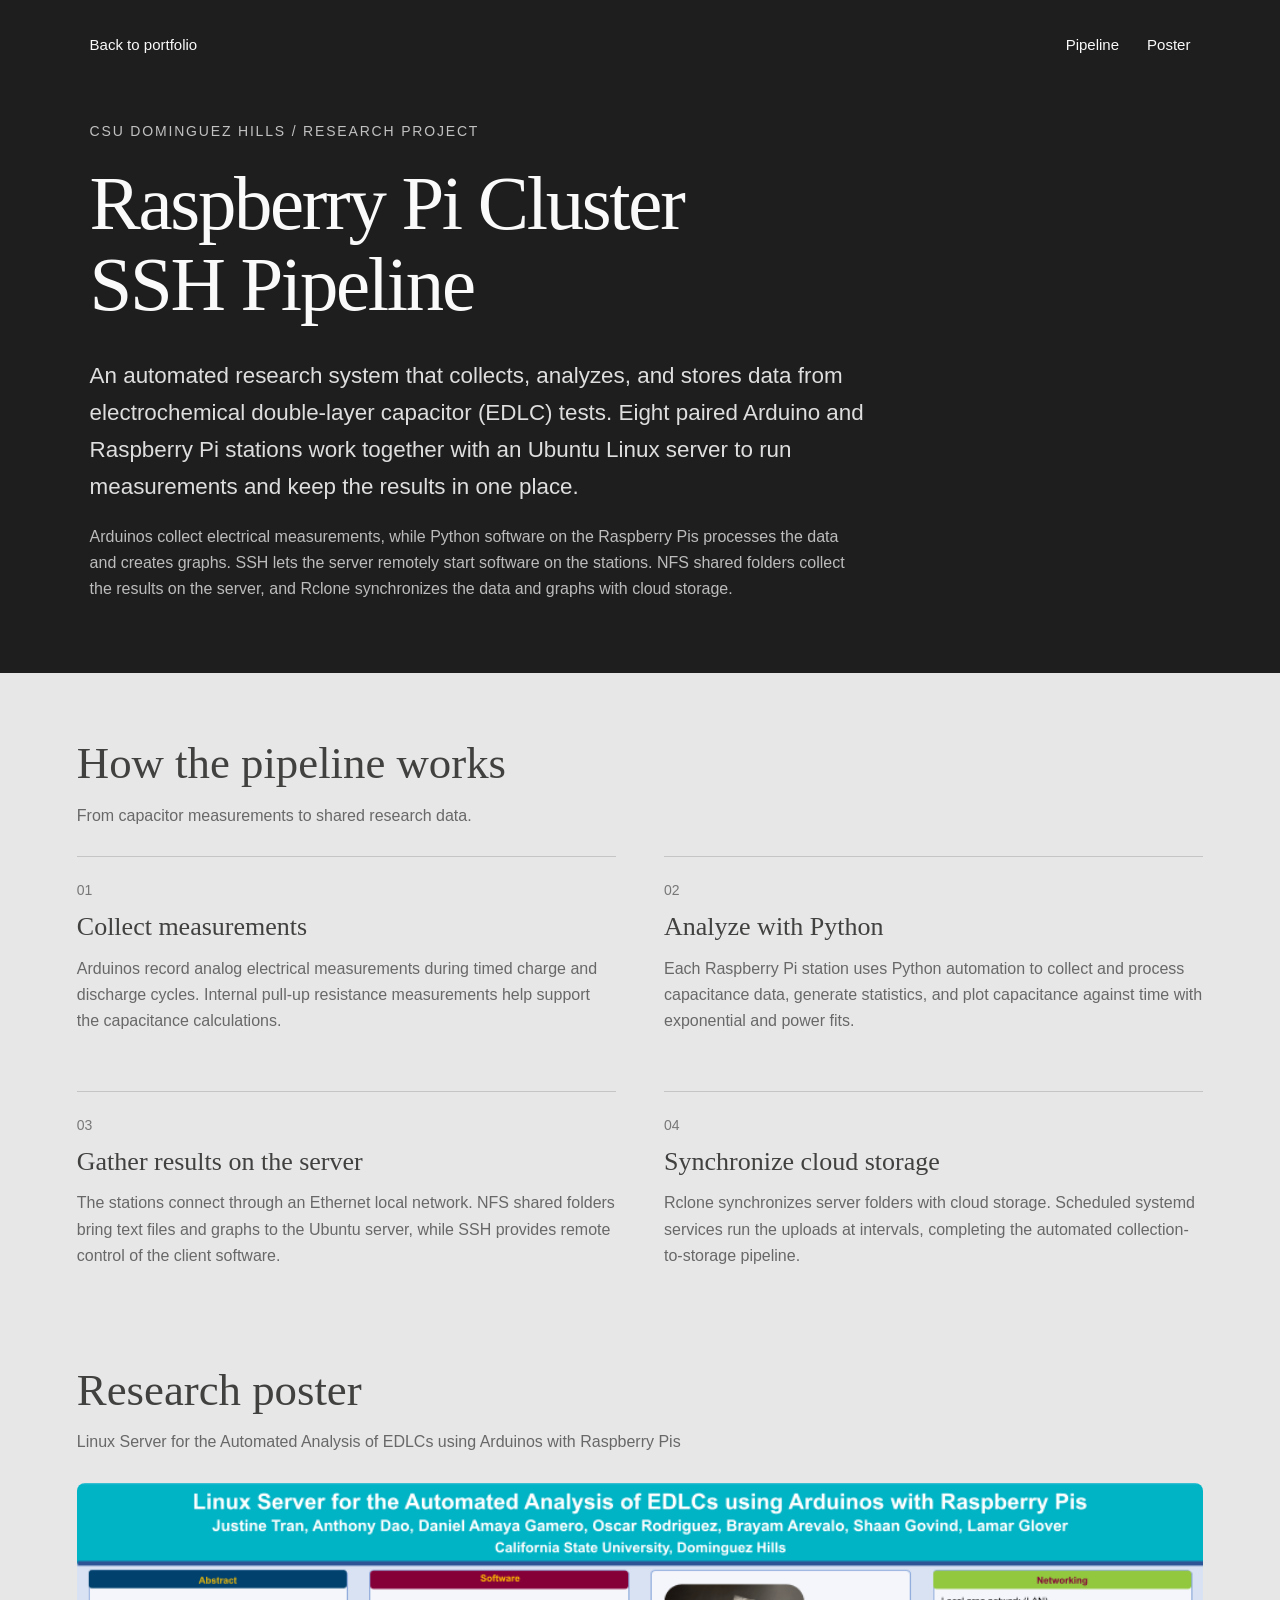
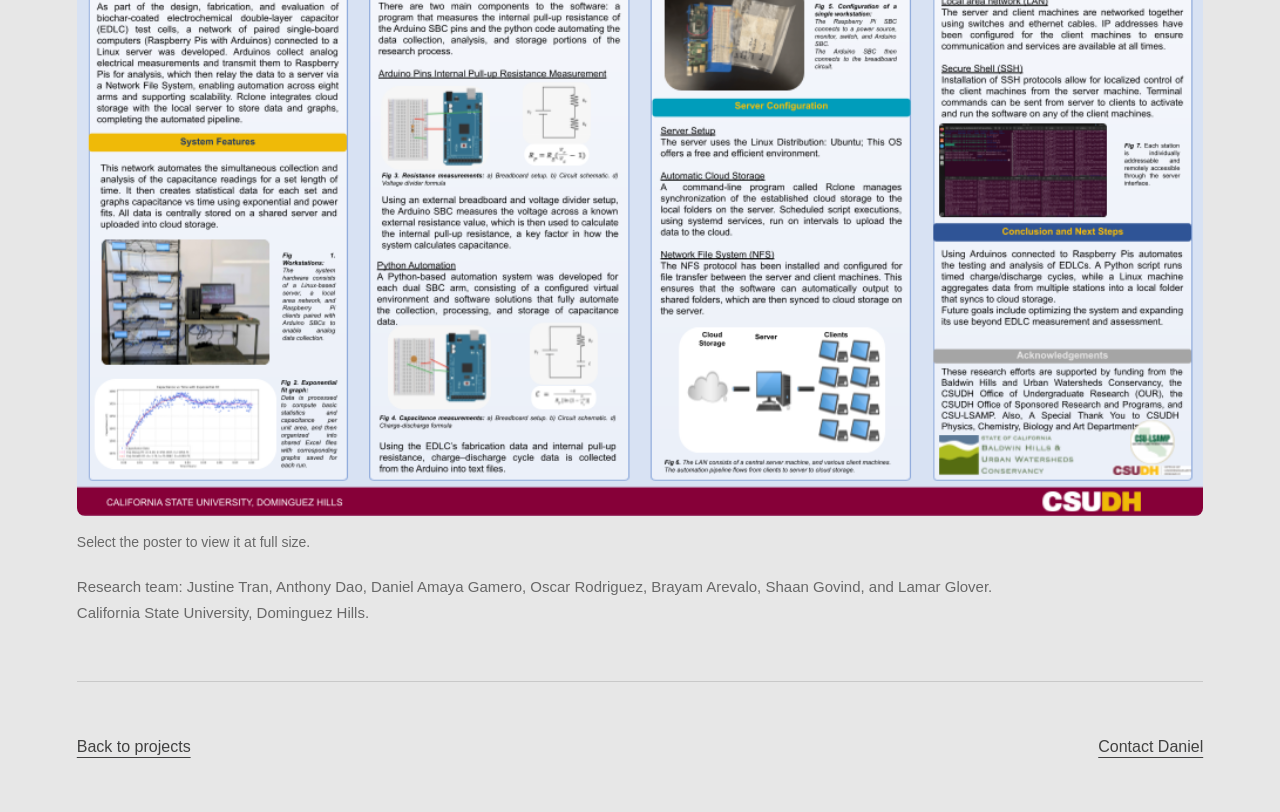
<file: raspberry-pi-pipeline.html>
<!DOCTYPE html>
<html lang="en"><head><meta charset="UTF-8"><meta name="viewport" content="width=device-width, initial-scale=1"><title>Raspberry Pi Cluster SSH Pipeline | Daniel Amaya Gamero</title><meta name="description" content="An automated research pipeline using Arduinos, Raspberry Pis, Python, SSH, NFS, and an Ubuntu server to collect, analyze, and store capacitor test data."><meta name="theme-color" content="#1e1e1e"><link rel="icon" type="image/svg+xml" href="data:image/svg+xml,%3Csvg xmlns='http://www.w3.org/2000/svg' viewBox='0 0 32 32'%3E%3Crect width='32' height='32' fill='%231e1e1e'/%3E%3Ctext x='16' y='22' text-anchor='middle' fill='white' font-family='Georgia' font-size='18'%3ED%3C/text%3E%3C/svg%3E"><link rel="stylesheet" href="styles.css"><link rel="stylesheet" href="mro.css"><script src="script.js" defer></script><link rel="stylesheet" href="pipeline.css"></head>
<body class="pipeline-page"><a class="skip-link" href="#pipeline">Skip to pipeline</a>
<header class="project-header"><div class="project-header-inner"><nav class="project-navigation" aria-label="Project navigation"><a href="index.html#projects">Back to portfolio</a><div><a href="#pipeline">Pipeline</a><a href="#poster">Poster</a></div></nav><p class="project-eyebrow">CSU DOMINGUEZ HILLS / RESEARCH PROJECT</p><h1>Raspberry Pi Cluster<br>SSH Pipeline</h1><p class="project-summary">An automated research system that collects, analyzes, and stores data from electrochemical double-layer capacitor (EDLC) tests. Eight paired Arduino and Raspberry Pi stations work together with an Ubuntu Linux server to run measurements and keep the results in one place.</p><p class="project-detail">Arduinos collect electrical measurements, while Python software on the Raspberry Pis processes the data and creates graphs. SSH lets the server remotely start software on the stations. NFS shared folders collect the results on the server, and Rclone synchronizes the data and graphs with cloud storage.</p></div></header>
<main class="project-content"><section id="pipeline" aria-labelledby="pipeline-title"><div class="project-section-heading"><h2 id="pipeline-title">How the pipeline works</h2><p>From capacitor measurements to shared research data.</p></div><ol class="pipeline-stages"><li><span class="screen-number">01</span><h3>Collect measurements</h3><p>Arduinos record analog electrical measurements during timed charge and discharge cycles. Internal pull-up resistance measurements help support the capacitance calculations.</p></li><li><span class="screen-number">02</span><h3>Analyze with Python</h3><p>Each Raspberry Pi station uses Python automation to collect and process capacitance data, generate statistics, and plot capacitance against time with exponential and power fits.</p></li><li><span class="screen-number">03</span><h3>Gather results on the server</h3><p>The stations connect through an Ethernet local network. NFS shared folders bring text files and graphs to the Ubuntu server, while SSH provides remote control of the client software.</p></li><li><span class="screen-number">04</span><h3>Synchronize cloud storage</h3><p>Rclone synchronizes server folders with cloud storage. Scheduled systemd services run the uploads at intervals, completing the automated collection-to-storage pipeline.</p></li></ol></section>
<section class="poster-section" id="poster" aria-labelledby="poster-title"><div class="project-section-heading"><h2 id="poster-title">Research poster</h2><p>Linux Server for the Automated Analysis of EDLCs using Arduinos with Raspberry Pis</p></div><button class="image-link workflow-image" data-image="assets/raspberry-pi-research-poster.png" data-title="Raspberry Pi Cluster — Research Poster" aria-label="View the Raspberry Pi cluster research poster at full size"><img src="assets/raspberry-pi-research-poster.png" alt="CSU Dominguez Hills research poster describing the Arduino and Raspberry Pi measurement stations, Python automation, Ubuntu server, NFS file sharing, SSH remote control, and Rclone cloud storage pipeline" loading="lazy"></button><p class="poster-hint">Select the poster to view it at full size.</p><p class="research-credit">Research team: Justine Tran, Anthony Dao, Daniel Amaya Gamero, Oscar Rodriguez, Brayam Arevalo, Shaan Govind, and Lamar Glover.<br>California State University, Dominguez Hills.</p></section>
<footer class="project-footer"><a href="index.html#projects">Back to projects</a><a href="index.html#contact">Contact Daniel</a></footer></main><dialog id="image-viewer" aria-labelledby="viewer-title"><div class="viewer-toolbar"><h2 id="viewer-title"></h2><button id="close-viewer" aria-label="Close image viewer">Close <span aria-hidden="true">×</span></button></div><div class="viewer-body"><img id="viewer-image" alt=""></div><a id="open-image" target="_blank" rel="noopener">Open full-size image</a></dialog>
</body></html>
</file>
<file: styles.css>
:root{--dark:#1e1e1e;--paper:#e7e7e7;--ink:#414140;--contact:#fafff2;--sans:Arial,Helvetica,sans-serif;--serif:Georgia,'Times New Roman',serif}
*{box-sizing:border-box}html{scroll-behavior:smooth}body{margin:0;color:var(--ink);font-family:var(--sans);background:var(--paper)}a{color:inherit}button{font:inherit}a:focus-visible,button:focus-visible{outline:3px solid #5977a1;outline-offset:6px}.skip-link{position:fixed;top:12px;left:12px;z-index:10;padding:12px;background:white;transform:translateY(-200%)}.skip-link:focus{transform:none}
.home{background:var(--dark);color:#fafafa;min-height:100svh;display:flex;align-items:center}.home-inner{width:min(100%,1440px);margin:auto;display:grid;grid-template-columns:46% 54%;padding:4.2% 7.15% 6.2%;gap:0}.portrait-column h1{font-family:var(--serif);font-weight:400;font-size:clamp(.875rem,1.25vw,1.125rem);letter-spacing:.11em;margin:0 0 24px}.portrait{display:block;width:83.7%;aspect-ratio:367/440;object-fit:cover;object-position:50% 50%}.main-nav{padding:62px 22% 0 9%;align-self:start}.main-nav a{display:flex;align-items:center;justify-content:space-between;gap:24px;text-decoration:none;font-size:clamp(2rem,4.3vw,4rem);font-weight:400;line-height:1.3;margin-bottom:18px;transition:color .2s,transform .2s}.main-nav a:hover{color:#c1c1c1;transform:translateX(6px)}.main-nav small{font-size:.875rem;font-weight:400;color:#d9d9d9;align-self:center}
.about{display:grid;grid-template-columns:1fr 1fr;min-height:100svh;max-width:1600px;margin:auto}.resume-image{border:0;padding:0;border-radius:0!important;display:block;background:#fff;width:100%;height:100%;cursor:zoom-in}.resume-image img{display:block;width:100%;height:100%;max-height:100svh;object-fit:contain}.about-copy{padding:10% 9.5%;}.section-heading{display:flex;align-items:baseline;justify-content:space-between;gap:20px}.section-heading h2{font:400 clamp(2rem,3.2vw,3rem)/1.1 var(--serif);margin:0 0 12px}.section-heading a{font-size:.875rem;color:#606060;text-decoration:none;white-space:nowrap}.section-heading a:hover{text-decoration:underline}.about-copy p{font-size:clamp(1.0625rem,1.65vw,1.5rem);line-height:1.5;letter-spacing:.025em;margin:0;color:#737373;max-width:32em}
.gallery{min-height:100svh;padding:32px 3% 80px;max-width:1600px;margin:auto}.gallery-heading{margin:0 0 28px}.gallery-heading h2{font-size:1.25rem;letter-spacing:.05em}.card-grid{display:grid;grid-template-columns:repeat(3,minmax(0,1fr));gap:4.3%}.card-grid article{text-align:center}.image-link{display:block;overflow:hidden;border:0;padding:0;border-radius:14px;width:100%;background:transparent;cursor:zoom-in}.card-grid img{width:100%;aspect-ratio:1;object-fit:cover;display:block;transition:transform .3s}.card-grid .image-link:hover img{transform:scale(1.035)}.card-grid h3{font:700 clamp(1.4rem,2.7vw,2.6rem)/1.36 var(--serif);margin:12px 0 0}.contact{min-height:100svh;display:grid;place-items:center;text-align:center;background:var(--contact);padding:64px 24px}.contact-inner{width:100%;max-width:860px}.contact h2{font:400 clamp(1rem,1.8vw,1.4rem)/1.5 var(--sans);letter-spacing:.025em;color:#949494;margin:0 0 88px}.contact-grid{display:flex;justify-content:center;gap:60px;flex-wrap:wrap}.contact h3{font-size:1rem;margin:0 0 12px}.contact-grid a{font-size:1rem;text-decoration:none;overflow-wrap:anywhere}.contact-grid a:hover{text-decoration:underline}.back-home{display:inline-block;font-size:.875rem;color:#737373;margin-top:70px;text-underline-offset:4px}
dialog{border:0;padding:24px;border-radius:8px;max-width:95vw;width:1100px;max-height:94svh;background:#f5f5f5;color:var(--ink)}dialog::backdrop{background:rgba(0,0,0,.85)}.viewer-toolbar{display:flex;align-items:center;justify-content:space-between;gap:20px;margin-bottom:20px}.viewer-toolbar h2{font:400 1.3rem var(--serif);margin:0}.viewer-toolbar button{padding:8px 12px;background:transparent;border:1px solid #ccc;border-radius:4px;cursor:pointer;font-size:1rem;white-space:nowrap}.viewer-toolbar span{margin-left:12px}.viewer-body{max-height:70svh;overflow:auto;text-align:center;background:#dedede}.viewer-body img{display:block;max-width:100%;height:auto;margin:auto}#open-image{display:inline-block;font-size:.875rem;margin-top:16px;text-decoration:underline;cursor:pointer}
@media(min-width:1500px){.home-inner{padding-top:60px;padding-bottom:60px}.portrait{max-width:450px}.main-nav{padding-top:75px}}
@media(max-width:750px){.home-inner{padding:36px 7% 40px;grid-template-columns:1fr}.portrait-column h1{font-size:.875rem;margin-bottom:22px}.portrait{width:100%;max-width:370px;aspect-ratio:1;object-position:center 30%}.main-nav{padding:34px 0 0;max-width:430px}.main-nav a{font-size:2.25rem;margin-bottom:12px}.main-nav small{font-size:.875rem}.about{grid-template-columns:1fr;min-height:0}.resume-image{order:2;padding:20px}.resume-image img{max-height:none}.about-copy{padding:54px 7%}.about-copy p{font-size:1.125rem}.about-copy h2{font-size:2.25rem}.gallery{padding:40px 7% 60px;min-height:0}.card-grid{grid-template-columns:1fr;gap:42px}.card-grid h3{font-size:1.8rem}.card-grid img{max-height:420px}.contact{min-height:75svh}.contact h2{margin-bottom:50px}.contact-grid{gap:32px;flex-direction:column}.back-home{margin-top:48px}.viewer-toolbar h2{font-size:1rem}dialog{padding:16px}}
@media(prefers-reduced-motion:reduce){html{scroll-behavior:auto}*{transition:none!important}}

.social-links{display:flex;justify-content:center;gap:20px}.social-links a{text-underline-offset:4px}

.project-page-link{cursor:pointer}

#phone-contact{display:inline-flex;align-items:center;min-height:44px;margin-top:-10px}.phone-action-status{font-size:.875rem;line-height:1.4;color:#686868;margin:4px 0 0}
</file>
<file: mro.css>
.project-page-link{cursor:pointer}
.project-header{background:var(--dark);color:#fafafa;padding:36px 7% 70px}.project-header-inner{max-width:1200px;margin:auto}.project-navigation{display:flex;justify-content:space-between;gap:20px;align-items:center;margin-bottom:70px}.project-navigation a{font-size:.9375rem;text-decoration:none;text-underline-offset:5px}.project-navigation a:hover{text-decoration:underline}.project-navigation div{display:flex;gap:28px}.project-eyebrow{font-size:.875rem;letter-spacing:.13em;color:#c1c1c1;margin:0 0 24px}.project-header h1{font:400 clamp(2.5rem,6vw,5.5rem)/1.06 var(--serif);letter-spacing:-.03em;margin:0 0 32px}.project-summary{font-size:clamp(1.125rem,1.8vw,1.4rem);line-height:1.65;max-width:800px;color:#dedede;margin:0 0 18px}.project-detail{max-width:760px;font-size:1rem;line-height:1.65;color:#bcbcbc;margin:0}.project-content{max-width:1360px;margin:auto;padding:64px 6% 0}.project-section-heading{margin-bottom:28px}.project-section-heading h2{font:400 clamp(2rem,3.5vw,3rem)/1.2 var(--serif);margin:0 0 12px}.project-section-heading p{font-size:1rem;line-height:1.6;color:#686868;margin:0}.flow-section{margin-bottom:80px}.workflow-image{max-width:1000px;margin:auto;border-radius:8px}.workflow-image img{display:block;width:100%;height:auto}.screen-grid{display:grid;grid-template-columns:repeat(2,minmax(0,1fr));column-gap:36px;row-gap:48px}.screen-card{margin:0;min-width:0}.screen-card figcaption{display:flex;gap:18px;margin-bottom:18px;min-height:100px}.screen-number{font-size:.875rem;margin-top:6px;color:#777}.screen-card h3{font:400 1.625rem/1.25 var(--serif);margin:0 0 10px}.screen-card p{font-size:1rem;line-height:1.5;color:#686868;margin:0;max-width:38em}.screen-card .image-link{border-radius:8px}.screen-card img{display:block;width:100%;height:auto}.project-footer{display:flex;justify-content:space-between;gap:24px;padding:56px 0;margin-top:60px;border-top:1px solid #c9c9c9}.project-footer a{font-size:1rem;text-underline-offset:5px}
@media(max-width:750px){.project-header{padding:28px 7% 48px}.project-navigation{margin-bottom:48px;align-items:flex-start}.project-navigation div{gap:16px}.project-navigation a{font-size:.875rem}.project-eyebrow{font-size:.75rem;letter-spacing:.08em}.project-header h1{font-size:2.75rem}.project-content{padding:44px 7% 0}.flow-section{margin-bottom:54px}.screen-grid{grid-template-columns:1fr;row-gap:36px}.screen-card figcaption{min-height:0}.screen-card h3{font-size:1.5rem}.project-footer{margin-top:40px;padding:32px 0}}
</file>
<file: pipeline.css>
.pipeline-stages{list-style:none;padding:0;display:grid;grid-template-columns:repeat(2,minmax(0,1fr));gap:32px 48px;margin:0}.pipeline-stages li{padding:24px 0;border-top:1px solid #c5c5c5}.pipeline-stages h3{font:400 1.625rem/1.25 var(--serif);margin:12px 0}.pipeline-stages p{font-size:1rem;line-height:1.65;color:#686868;margin:0;max-width:38em}.poster-section{margin-top:70px}.poster-section .workflow-image{max-width:none}.poster-hint{font-size:.875rem;color:#686868;margin:18px 0}.research-credit{font-size:.9375rem;line-height:1.7;color:#686868;margin:24px 0 0}.pipeline-page .project-footer{margin-top:56px}@media(max-width:750px){.pipeline-stages{grid-template-columns:1fr;gap:12px}.poster-section{margin-top:44px}.pipeline-stages h3{font-size:1.5rem}}
</file>
<file: analytics.css>
.analytics-page .project-header h1{font-size:clamp(2.5rem,5.4vw,4.8rem)}.analysis-note{margin-top:32px;padding:24px;background:#dadada;border-radius:8px}.analysis-note h3{font:400 1.5rem var(--serif);margin:0 0 12px}.analysis-note p{font-size:1rem;line-height:1.7;margin:0;color:#606060}.code-preview{max-width:850px;margin:auto;border-radius:8px}.code-preview img{display:block;width:100%;height:auto}.code-section{margin-top:64px}.code-section pre{font:400 .9375rem/1.7 ui-monospace,SFMono-Regular,Consolas,monospace;tab-size:4;overflow:auto;max-width:100%;background:#1e1e1e;color:#e6e6e6;padding:28px;border-radius:8px;margin:0}.code-section pre:focus-visible{outline:3px solid #5977a1;outline-offset:4px}@media(max-width:750px){.analytics-page .project-header h1{font-size:2.5rem}.code-section pre{padding:18px;font-size:.875rem}.code-section{margin-top:44px}.analysis-note{padding:20px}}

.graph-preview{border-radius:8px;background:#fff}.graph-preview img{display:block;width:100%;height:auto}
</file>
